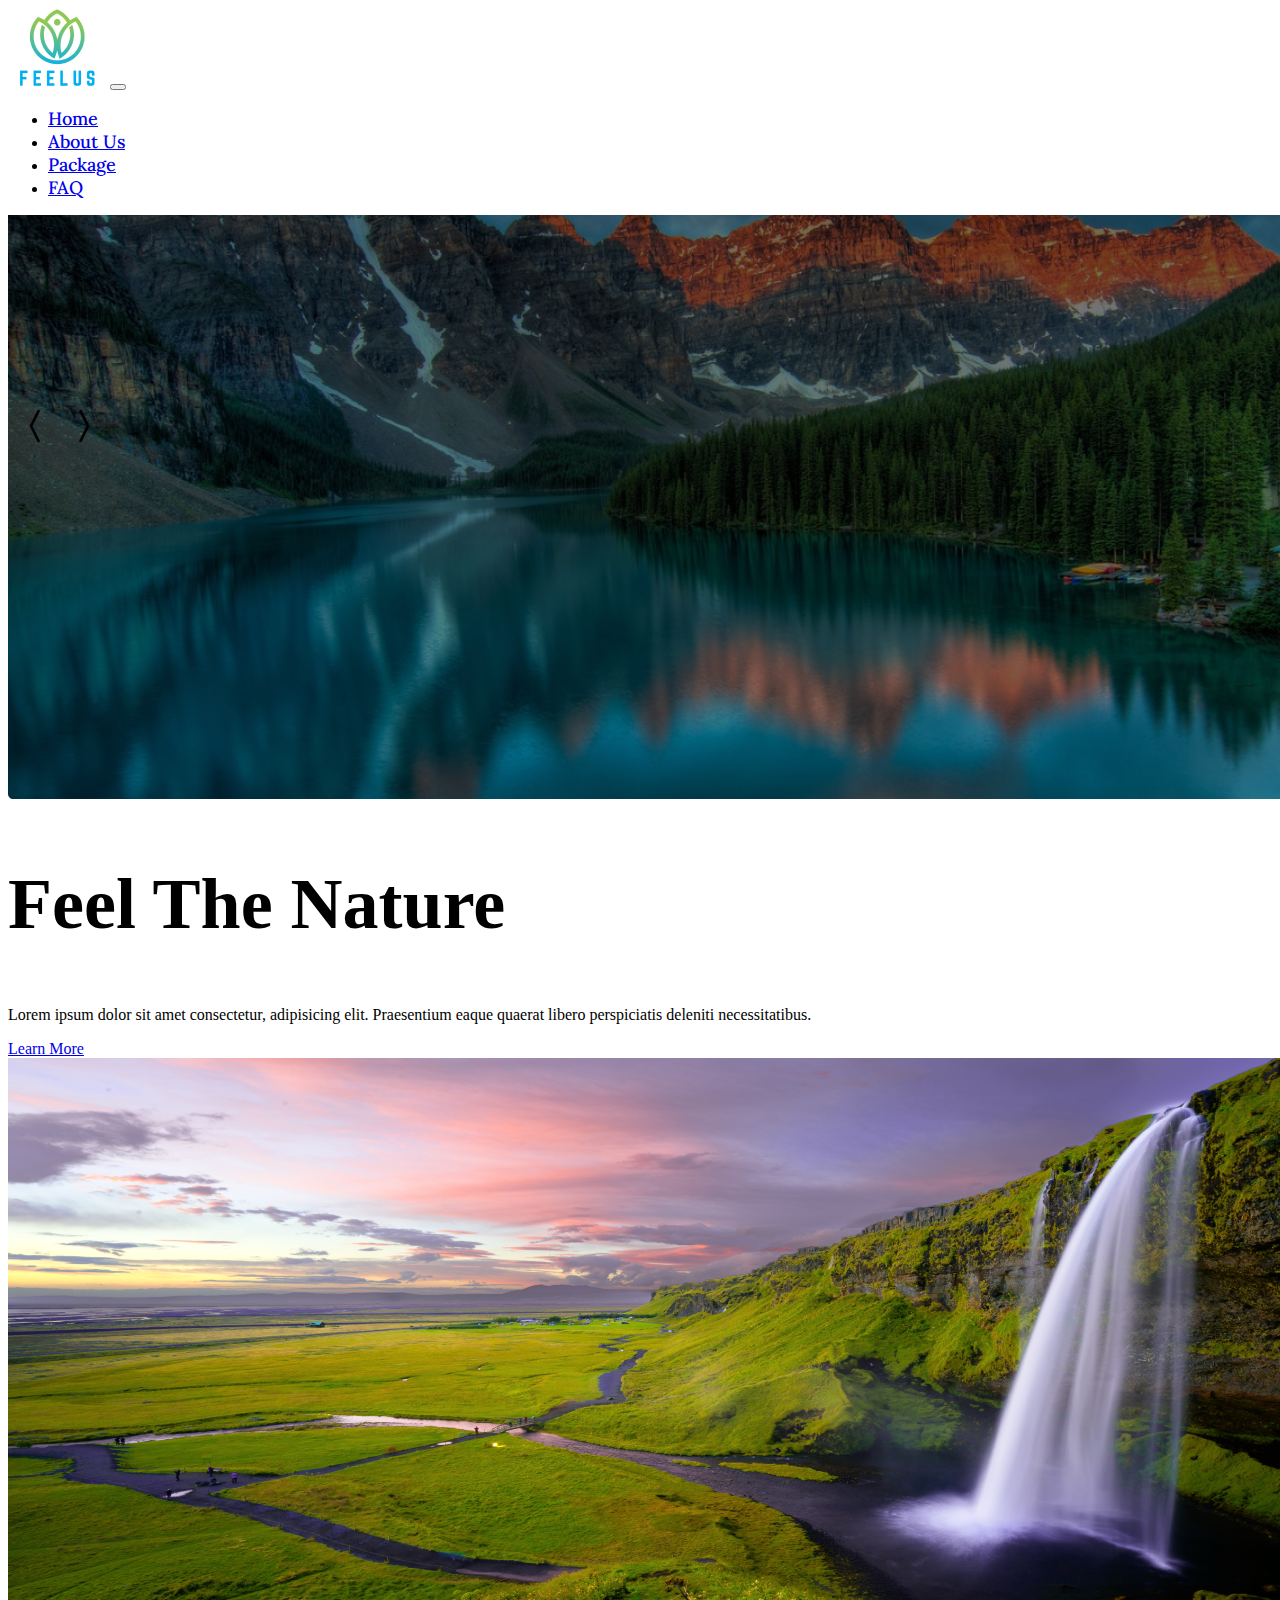
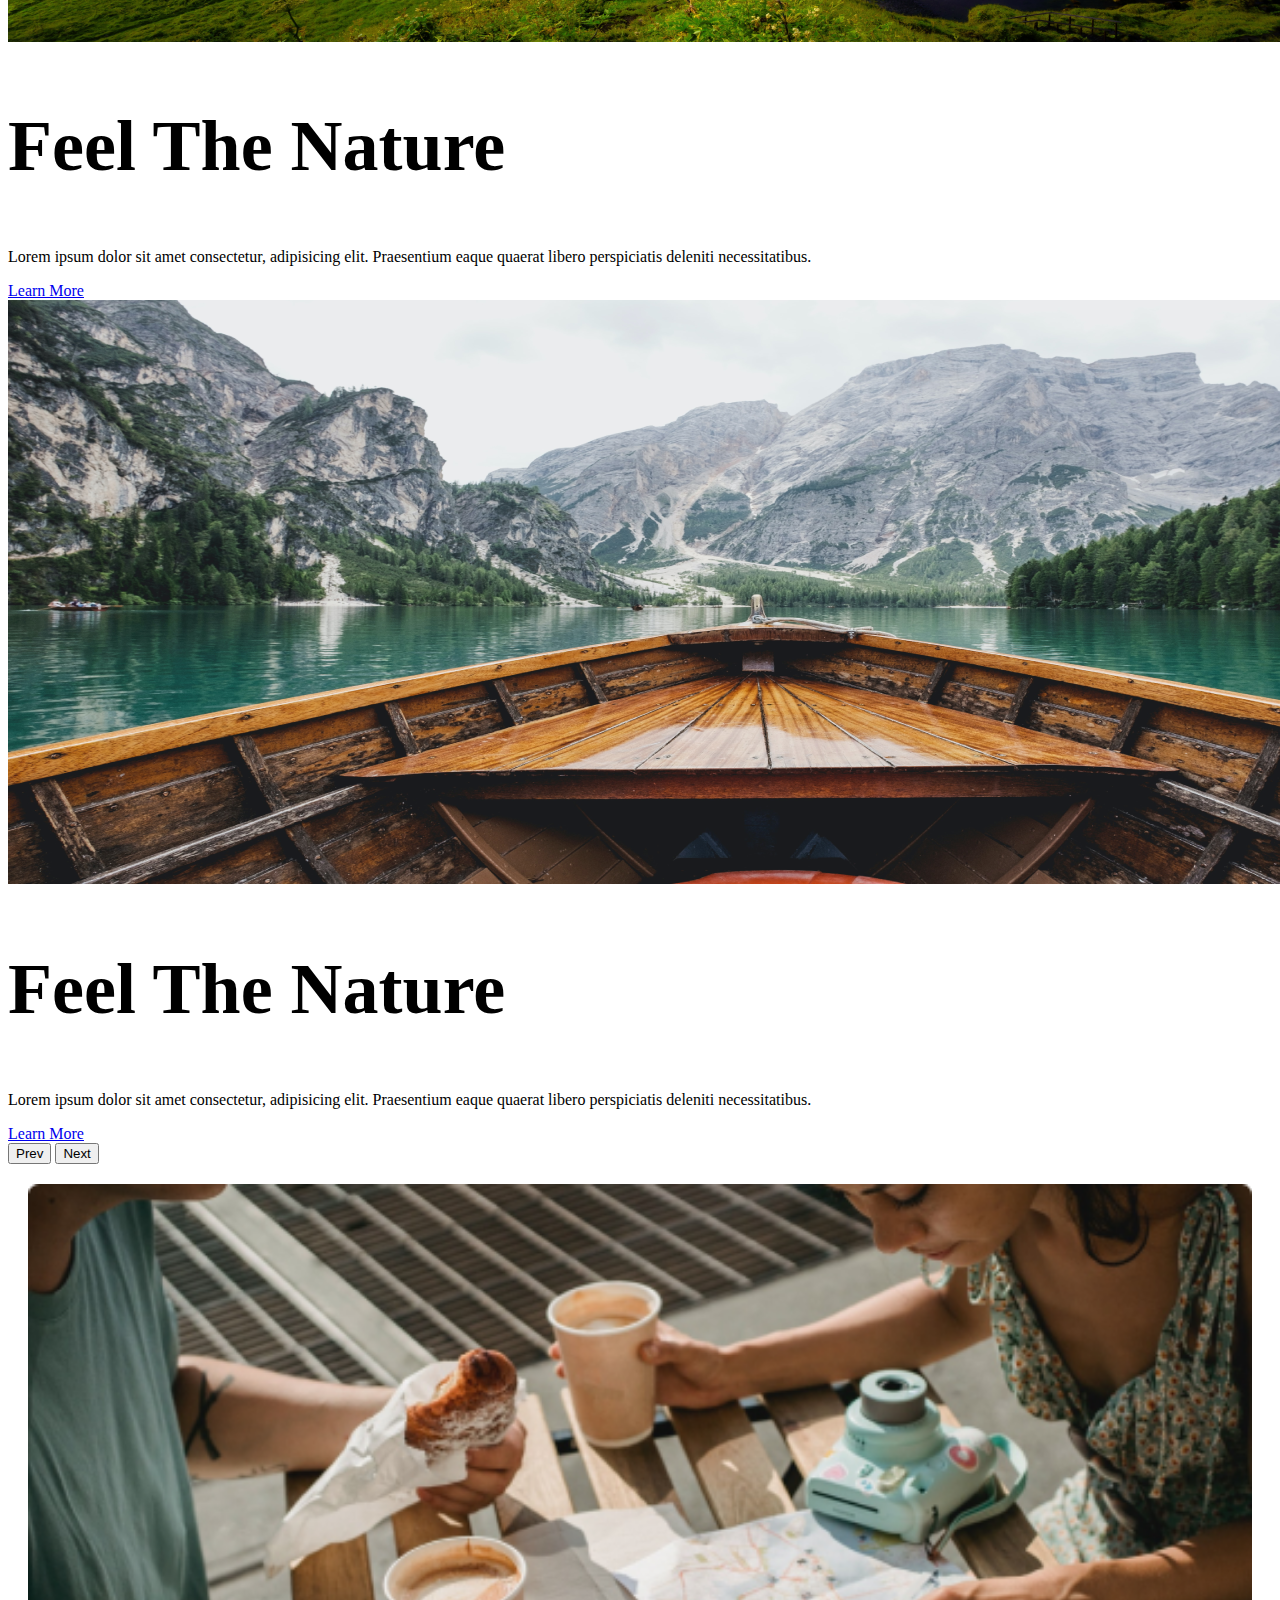
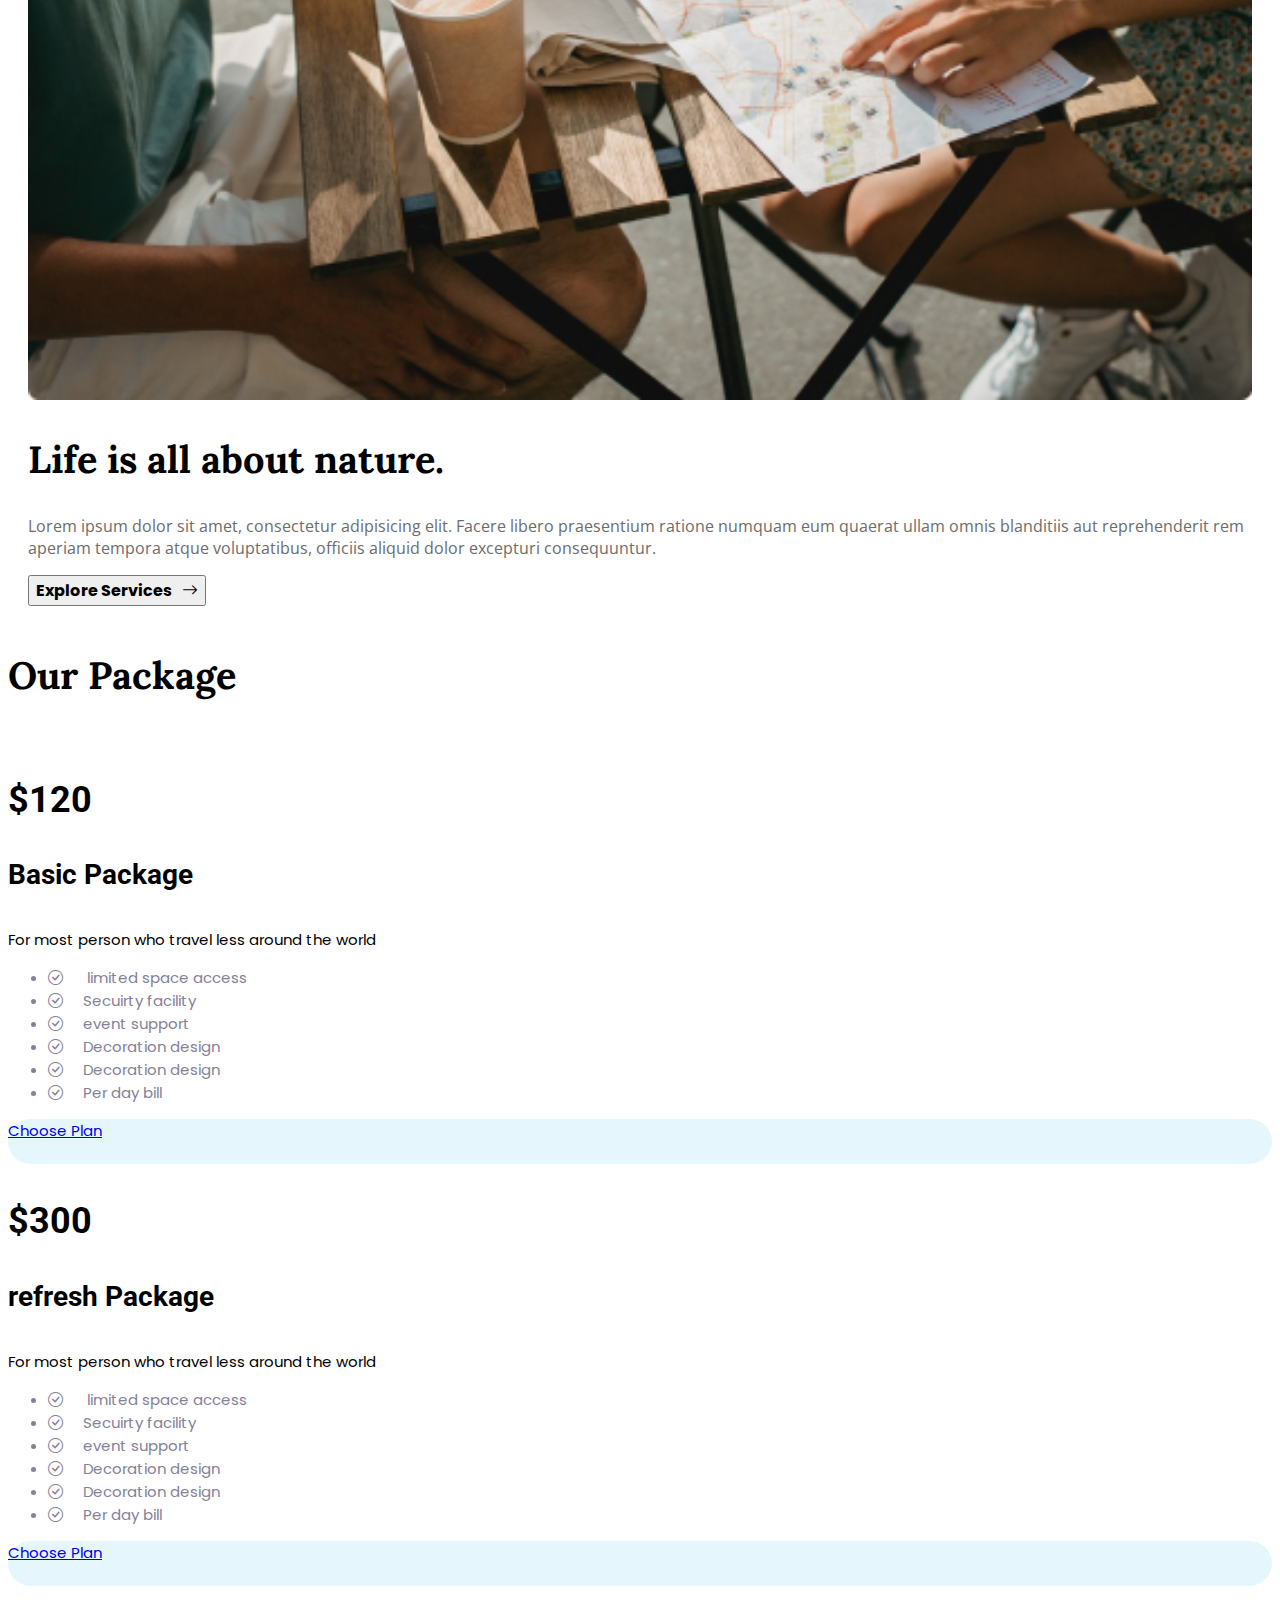
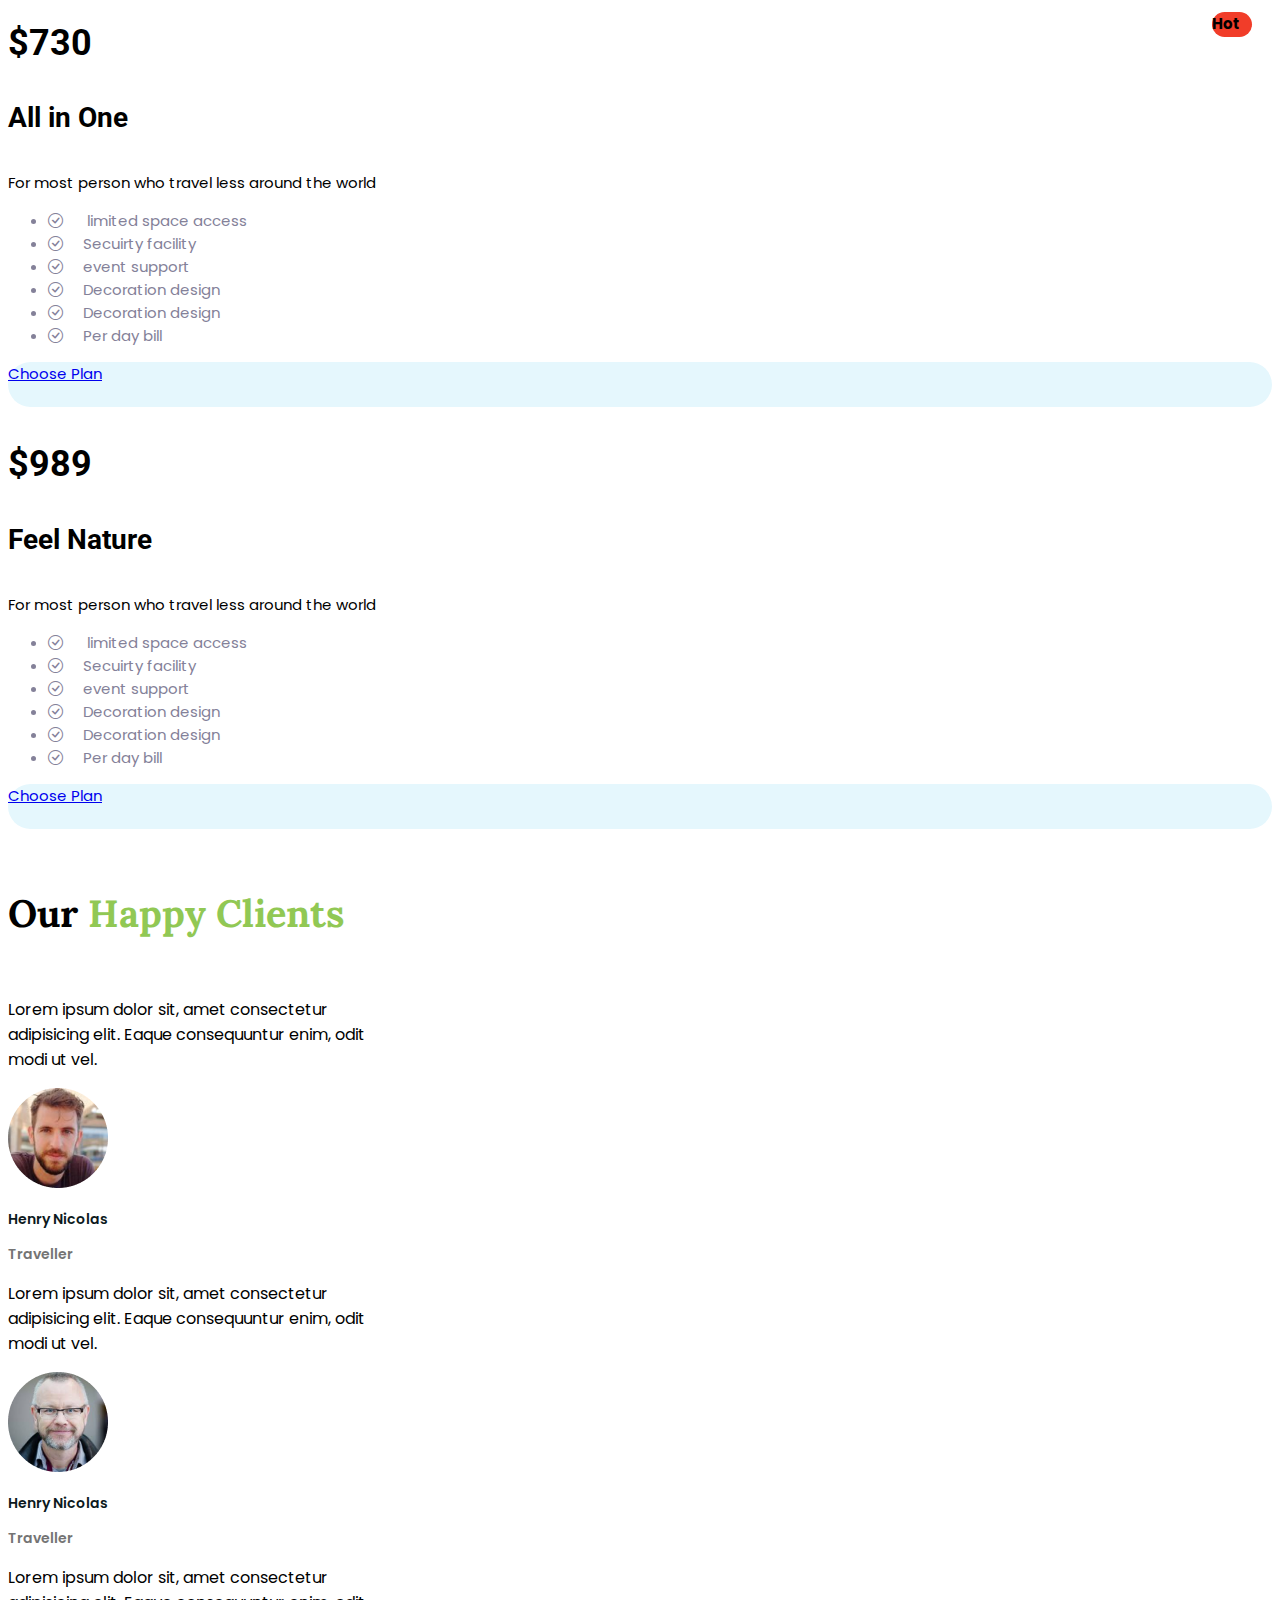
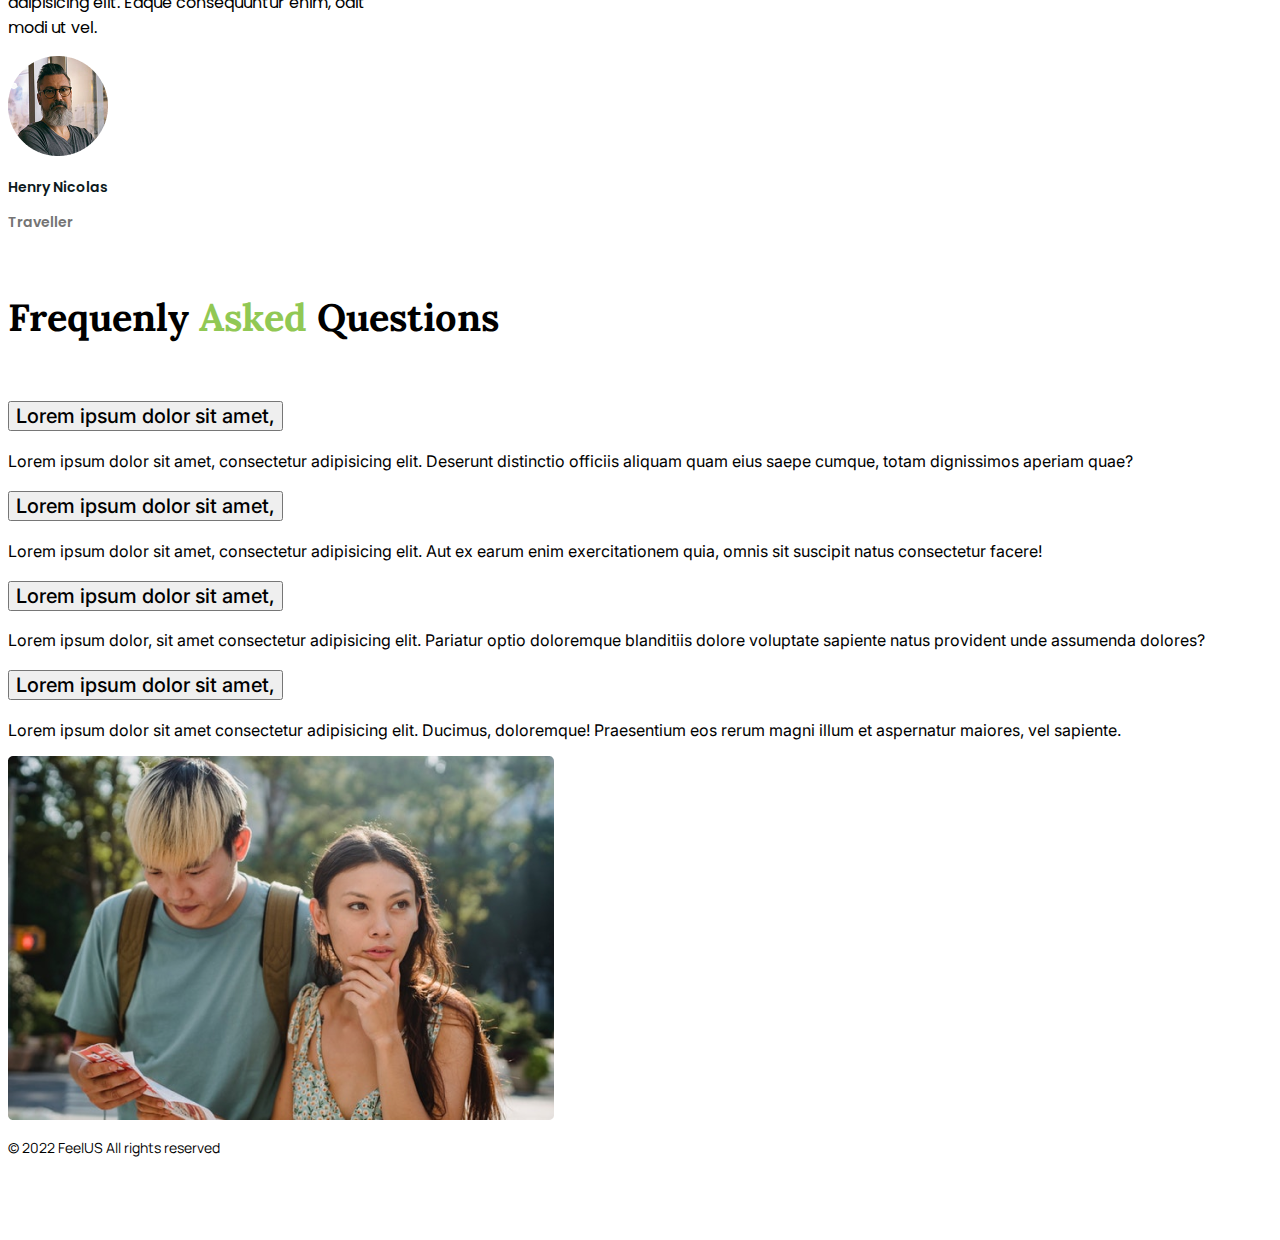
<file: index.html>
<!DOCTYPE html>
<html lang="en">

<head>
    <meta charset="UTF-8">
    <meta http-equiv="X-UA-Compatible" content="IE=edge">
    <meta name="viewport" content="width=device-width, initial-scale=1.0">
    <title>Nature landing page using Bootstrap</title>
    <link rel="stylesheet" href="style.css">
    <!-- Bootatrap minified css -->
    <!-- CSS only -->
    <link href="https://cdn.jsdelivr.net/npm/bootstrap@5.1.3/dist/css/bootstrap.min.css" rel="stylesheet"
        integrity="sha384-1BmE4kWBq78iYhFldvKuhfTAU6auU8tT94WrHftjDbrCEXSU1oBoqyl2QvZ6jIW3" crossorigin="anonymous">
    <link rel="stylesheet" href="https://cdn.jsdelivr.net/npm/bootstrap-icons@1.8.1/font/bootstrap-icons.css">

</head>

<body>
    <header>
        <div class="container">
            <nav class="navbar navbar-expand-md navbar-light bg-white">
                <a class="navbar-brand" href="index.html"><img src="images/logo.png" alt="Feel us logo"></a>
                <button class="navbar-toggler" type="button" data-toggle="collapse" data-target="#navbarNav"
                    aria-controls="navbarNav" aria-expanded="false" aria-label="Toggle navigation">
                    <span class="navbar-toggler-icon"></span>
                </button>
                <div class="collapse navbar-collapse justify-content-end" id="navbarNav">
                    <ul class="navbar-nav">
                        <li class="nav-item active mx-3">
                            <a class="nav-link" href="#home">Home</a>
                        </li>
                        <li class="nav-item mx-3">
                            <a class="nav-link" href="#about">About Us</a>
                        </li>
                        <li class="nav-item mx-3">
                            <a class="nav-link" href="#package">Package</a>
                        </li>
                        <li class="nav-item mx-3">
                            <a class="nav-link" href="#faq">FAQ</a>
                        </li>
                    </ul>
                </div>
            </nav>
        </div>
    </header>
    <section id="home">
        <div id="myCarousel" class="carousel slider" data-bs-ride="carousel">

            <div class="carousel-inner">
                <div class="carousel-item active">

                    <img src="images/slider-image-1.png" alt="Nature Image one">
                    <div class="carousel-caption">
                        <h2>Feel The Nature</h2>
                        <p class="d-xs-none d-md-block">Lorem ipsum dolor sit amet consectetur, adipisicing elit.
                            Praesentium eaque quaerat
                            libero perspiciatis deleniti necessitatibus.</p>
                        <a href="#" class="btn btn-primary bg-success">Learn More</a>
                    </div>
                </div>
                <div class="carousel-item">

                    <img src="images/slider-image-2.png" alt="Nature Image two">
                    <div class="carousel-caption">
                        <h2>Feel The Nature</h2>
                        <p class="d-xs-none d-md-block">Lorem ipsum dolor sit amet consectetur, adipisicing elit.
                            Praesentium eaque quaerat
                            libero perspiciatis deleniti necessitatibus.</p>
                        <a href="#" class="btn btn-primary bg-success">Learn More</a>
                    </div>
                </div>
                <div class="carousel-item">

                    <img src="images/slider-image-3.png" alt="Nature Image one">
                    <div class="carousel-caption">
                        <h2>Feel The Nature</h2>
                        <p class="d-xs-none d-md-block">Lorem ipsum dolor sit amet consectetur, adipisicing elit.
                            Praesentium eaque
                            quaerat
                            libero perspiciatis deleniti necessitatibus.</p>
                        <a href="#" class="btn btn-primary bg-success">Learn More</a>
                    </div>
                </div>
            </div>
            <button class="carousel-control-prev" role="button" data-bs-target="#myCarousel" data-bs-slide="prev">
                <!-- <span class="carousel-control-prev-icon" aria-hidden="true"></span> -->
                <i class="bi bi-chevron-compact-left" aria-hidden="true"></i>
                <span class="visually-hidden">Prev</span>
            </button>
            <button class="carousel-control-next" role="button" data-bs-target="#myCarousel" data-bs-slide="next">
                <!-- <span class="carousel-control-next-icon" aria-hidden="true"></span> -->
                <i class="bi bi-chevron-compact-right" aria-hidden="true"></i>
                <span class="visually-hidden">Next</span>
            </button>
        </div>

    </section>
    <section class="about" id="about">
        <div class="container py-5 d-flex justify-content-between">
            <div class="row gx-3">
                <div class="col-md-6 px-4">
                    <img src="images/about-image.png" alt=" about image">
                </div>
                <div class="col-md-6 px-4 pt-5">
                    <h2>Life is all about nature.</h2>
                    <p>Lorem ipsum dolor sit amet, consectetur adipisicing elit. Facere libero praesentium
                        ratione numquam eum quaerat ullam omnis blanditiis aut reprehenderit rem aperiam tempora atque
                        voluptatibus, officiis aliquid dolor excepturi consequuntur.</p>
                    <button class="btn btn-primary py-2 px-3">Explore Services<i
                            class="bi bi-arrow-right text-white"></i></button>
                </div>
            </div>
        </div>
    </section>
    <section class="package" id="package">
        <div class="container">
            <h1 class="text-center h1 font-bold" style="margin-bottom: 80px;">Our <span
                    class="text-primary">Package</span> </h1>
            <div class="row mt-4">
                <div class="col-md-3 col-lg-3 col-sm-12 p-4">
                    <p class="package-heading">$120</p>
                    <h4 class="package-heading">Basic Package</h4>
                    <p>For most person who travel less around the world</p>
                    <ul class="list-group list-group-flush bg-transparent">
                        <li class="list-group-item"><span style="margin-right: 20px;"><i
                                    class="bi bi-check-circle"></i></span> limited space access
                        </li>
                        <li class="list-group-item"><span style="margin-right: 20px;"><i
                                    class="bi bi-check-circle"></i></span></span>Secuirty facility
                        </li>
                        <li class="list-group-item"><span style="margin-right: 20px;"><i
                                    class="bi bi-check-circle"></i></span>event support</li>
                        <li class="list-group-item"><span style="margin-right: 20px;"><i
                                    class="bi bi-check-circle"></i></span>Decoration design
                        </li>
                        <li class="list-group-item"><span style="margin-right: 20px;"><i
                                    class="bi bi-check-circle"></i></span>Decoration design
                        </li>
                        <li class="list-group-item"><span style="margin-right: 20px;"><i
                                    class="bi bi-check-circle"></i></span>Per day bill</li>
                    </ul>
                    <a href="#" class="btn btn-md btn-block mt-3" type="button"
                        style="display: block; border-radius: 25px; height: 45px;">Choose
                        Plan</a>
                </div>
                <div class="col-md-3 col-lg-3 col-sm-12 p-4">
                    <p class="package-heading">$300</p>
                    <h4 class="package-heading">refresh Package</h4>
                    <p>For most person who travel less around the world</p>
                    <ul class="list-group list-group-flush">
                        <li class="list-group-item"><span style="margin-right: 20px;"><i
                                    class="bi bi-check-circle"></i></span> limited space access
                        </li>
                        <li class="list-group-item"><span style="margin-right: 20px;"><i
                                    class="bi bi-check-circle"></i></span></span>Secuirty facility
                        </li>
                        <li class="list-group-item"><span style="margin-right: 20px;"><i
                                    class="bi bi-check-circle"></i></span>event support</li>
                        <li class="list-group-item"><span style="margin-right: 20px;"><i
                                    class="bi bi-check-circle"></i></span>Decoration design
                        </li>
                        <li class="list-group-item"><span style="margin-right: 20px;"><i
                                    class="bi bi-check-circle"></i></span>Decoration design
                        </li>
                        <li class="list-group-item"><span style="margin-right: 20px;"><i
                                    class="bi bi-check-circle"></i></span>Per day bill</li>
                    </ul>
                    <a href="#" class="btn btn-md btn-block mt-3" type="button"
                        style="display: block; border-radius: 25px; height: 45px;">Choose
                        Plan</a>
                </div>
                <div class="col-md-3 col-lg-3 col-sm-12 p-4 hot-package">
                    <span class="badge badge-pill badge-danger">Hot</span>
                    <p class="package-heading">$730</p>
                    <h4 class="package-heading">All in One</h4>
                    <p>For most person who travel less around the world</p>
                    <ul class="list-group list-group-flush">
                        <li class="list-group-item"><span style="margin-right: 20px;"><i
                                    class="bi bi-check-circle"></i></span> limited space access
                        </li>
                        <li class="list-group-item"><span style="margin-right: 20px;"><i
                                    class="bi bi-check-circle"></i></span></span>Secuirty facility
                        </li>
                        <li class="list-group-item"><span style="margin-right: 20px;"><i
                                    class="bi bi-check-circle"></i></span>event support</li>
                        <li class="list-group-item"><span style="margin-right: 20px;"><i
                                    class="bi bi-check-circle"></i></span>Decoration design
                        </li>
                        <li class="list-group-item"><span style="margin-right: 20px;"><i
                                    class="bi bi-check-circle"></i></span>Decoration design
                        </li>
                        <li class="list-group-item"><span style="margin-right: 20px;"><i
                                    class="bi bi-check-circle"></i></span>Per day bill</li>
                    </ul>
                    <a href="#" class="btn btn-md btn-block mt-3" type="button"
                        style="display: block; border-radius: 25px; height: 45px;">Choose
                        Plan</a>

                </div>
                <div class="col-md-3 col-lg-3 col-sm-12 p-4">
                    <p class="package-heading">$989</p>
                    <h4 class="package-heading">Feel Nature</h4>
                    <p>For most person who travel less around the world</p>
                    <ul class="list-group list-group-flush">
                        <li class="list-group-item"><span style="margin-right: 20px;"><i
                                    class="bi bi-check-circle"></i></span> limited space access
                        </li>
                        <li class="list-group-item"><span style="margin-right: 20px;"><i
                                    class="bi bi-check-circle"></i></span></span>Secuirty facility
                        </li>
                        <li class="list-group-item"><span style="margin-right: 20px;"><i
                                    class="bi bi-check-circle"></i></span>event support</li>
                        <li class="list-group-item"><span style="margin-right: 20px;"><i
                                    class="bi bi-check-circle"></i></span>Decoration design
                        </li>
                        <li class="list-group-item"><span style="margin-right: 20px;"><i
                                    class="bi bi-check-circle"></i></span>Decoration design
                        </li>
                        <li class="list-group-item"><span style="margin-right: 20px;"><i
                                    class="bi bi-check-circle"></i></span>Per day bill</li>
                    </ul>
                    <a href="#" class="btn btn-md btn-block mt-3" type="button"
                        style="display: block; border-radius: 25px; height: 45px;">Choose
                        Plan</a>

                </div>
            </div>

        </div>
    </section>
    <section class="clients" id="clients">
        <h1 class="text-center h1 font-bold" style="margin-bottom: 60px; margin-top:60px; ">Our <span
                style="color: #91c854;">Happy
                Clients</span> </h1>
        <div
            class="container d-md-flex d-sm-flex flex-sm-column justify-contnt-md-center flex-md-row justify-content-md-between">

            <div class="card text-center p-5 marign-md-auto shadow mb-sm-3">
                <p>Lorem ipsum dolor sit, amet consectetur adipisicing elit. Eaque consequuntur enim, odit modi ut vel.
                </p>
                <img src="images/client-1.png" class="m-auto mb-3" alt=" Client one" width="100">
                <p class="client-name">Henry Nicolas</p>
                <p class="profession">Traveller</p>

            </div>
            <div class="card  text-center p-5 marign-md-auto shadow mb-sm-3">
                <p>Lorem ipsum dolor sit, amet consectetur adipisicing elit. Eaque consequuntur enim, odit modi ut vel.
                </p>
                <img src="images/client-2.png" class="m-auto mb-3" alt=" Client two" width="100">
                <p class="client-name">Henry Nicolas</p>
                <p class="profession">Traveller</p>

            </div>
            <div class="card text-center p-5 marign-md-auto shadow mb-sm-3">
                <p>Lorem ipsum dolor sit, amet consectetur adipisicing elit. Eaque consequuntur enim, odit modi ut vel.
                </p>
                <img src="images/client-3.png" class="m-auto mb-3" alt=" Client three" width="100">
                <p class="client-name">Henry Nicolas</p>
                <p class="profession">Traveller</p>

            </div>
        </div>
    </section>
    <section class="faq" id="faq">
        <div class="container mb-4">
            <h1 class="text-center" style="margin-bottom: 60px; margin-top:60px;">Frequenly <span
                    style="color:#91c854">Asked</span>
                Questions
            </h1>
            <div class="row">
                <div class="col-sm-12 col-md-6 text">
                    <div class="accordion" id="accordionExample">
                        <div class="accordion-item">
                            <h2 class="accordion-header" id="headingOne">
                                <button class="accordion-button" type="button" data-bs-toggle="collapse"
                                    data-bs-target="#collapseOne" aria-expanded="true" aria-controls="collapseOne">
                                    Lorem ipsum dolor sit amet,
                                </button>
                            </h2>
                            <div id="collapseOne" class="accordion-collapse collapse show" aria-labelledby="headingOne"
                                data-bs-parent="#accordionExample">
                                <div class="accordion-body">
                                    <p class="lead">Lorem ipsum dolor sit amet, consectetur adipisicing elit. Deserunt
                                        distinctio
                                        officiis aliquam quam eius saepe cumque, totam dignissimos aperiam quae?</p>
                                </div>
                            </div>
                        </div>
                        <div class="accordion-item">
                            <h2 class="accordion-header" id="headingTwo">
                                <button class="accordion-button collapsed" type="button" data-bs-toggle="collapse"
                                    data-bs-target="#collapseTwo" aria-expanded="false" aria-controls="collapseTwo">
                                    Lorem ipsum dolor sit amet,
                                </button>
                            </h2>
                            <div id="collapseTwo" class="accordion-collapse collapse" aria-labelledby="headingTwo"
                                data-bs-parent="#accordionExample">
                                <div class="accordion-body">
                                    <p class="lead">Lorem ipsum dolor sit amet, consectetur adipisicing elit. Aut ex
                                        earum enim
                                        exercitationem quia, omnis sit suscipit natus consectetur facere!</p>
                                </div>
                            </div>
                        </div>
                        <div class="accordion-item">
                            <h2 class="accordion-header" id="headingThree">
                                <button class="accordion-button collapsed" type="button" data-bs-toggle="collapse"
                                    data-bs-target="#collapseThree" aria-expanded="false" aria-controls="collapseThree">
                                    Lorem ipsum dolor sit amet,
                                </button>
                            </h2>
                            <div id="collapseThree" class="accordion-collapse collapse" aria-labelledby="headingThree"
                                data-bs-parent="#accordionExample">
                                <div class="accordion-body">
                                    <p class="lead">Lorem ipsum dolor, sit amet consectetur adipisicing elit. Pariatur
                                        optio doloremque blanditiis dolore voluptate sapiente natus provident unde
                                        assumenda dolores?</p>
                                </div>
                            </div>
                        </div>

                        <div class="accordion-item">
                            <h2 class="accordion-header" id="headingFour">
                                <button class="accordion-button collapsed" type="button" data-bs-toggle="collapse"
                                    data-bs-target="#collapseFour" aria-expanded="false" aria-controls="collapseFour">
                                    Lorem ipsum dolor sit amet,
                                </button>
                            </h2>
                            <div id="collapseFour" class="accordion-collapse collapse" aria-labelledby="headingFour"
                                data-bs-parent="#accordionExample">
                                <div class="accordion-body">
                                    <p class="lead">Lorem ipsum dolor sit amet consectetur adipisicing elit. Ducimus,
                                        doloremque! Praesentium eos rerum magni illum et aspernatur maiores, vel
                                        sapiente.</p>
                                </div>
                            </div>
                        </div>
                    </div>
                </div>
                <div
                    class="col-sm-12 col-md-6 imaged-sm-flex flex-sm-column d-flex justify-content-md-center align-items-md-center">
                    <img src="images/faq-image.png" alt=" faq image" class="w-100">
                </div>
            </div>
        </div>
    </section>
    <footer style="height: 94px;" class="bg-dark text-white d-flex justify-content-center align-items-center">
        <p>© 2022 FeelUS All rights reserved</p>
    </footer>
    <!-- Bootstrap Bundle with Popper -->
    <script src="https://cdn.jsdelivr.net/npm/bootstrap@5.1.3/dist/js/bootstrap.bundle.min.js"
        integrity="sha384-ka7Sk0Gln4gmtz2MlQnikT1wXgYsOg+OMhuP+IlRH9sENBO0LRn5q+8nbTov4+1p"
        crossorigin="anonymous"></script>
</body>

</html>
</file>
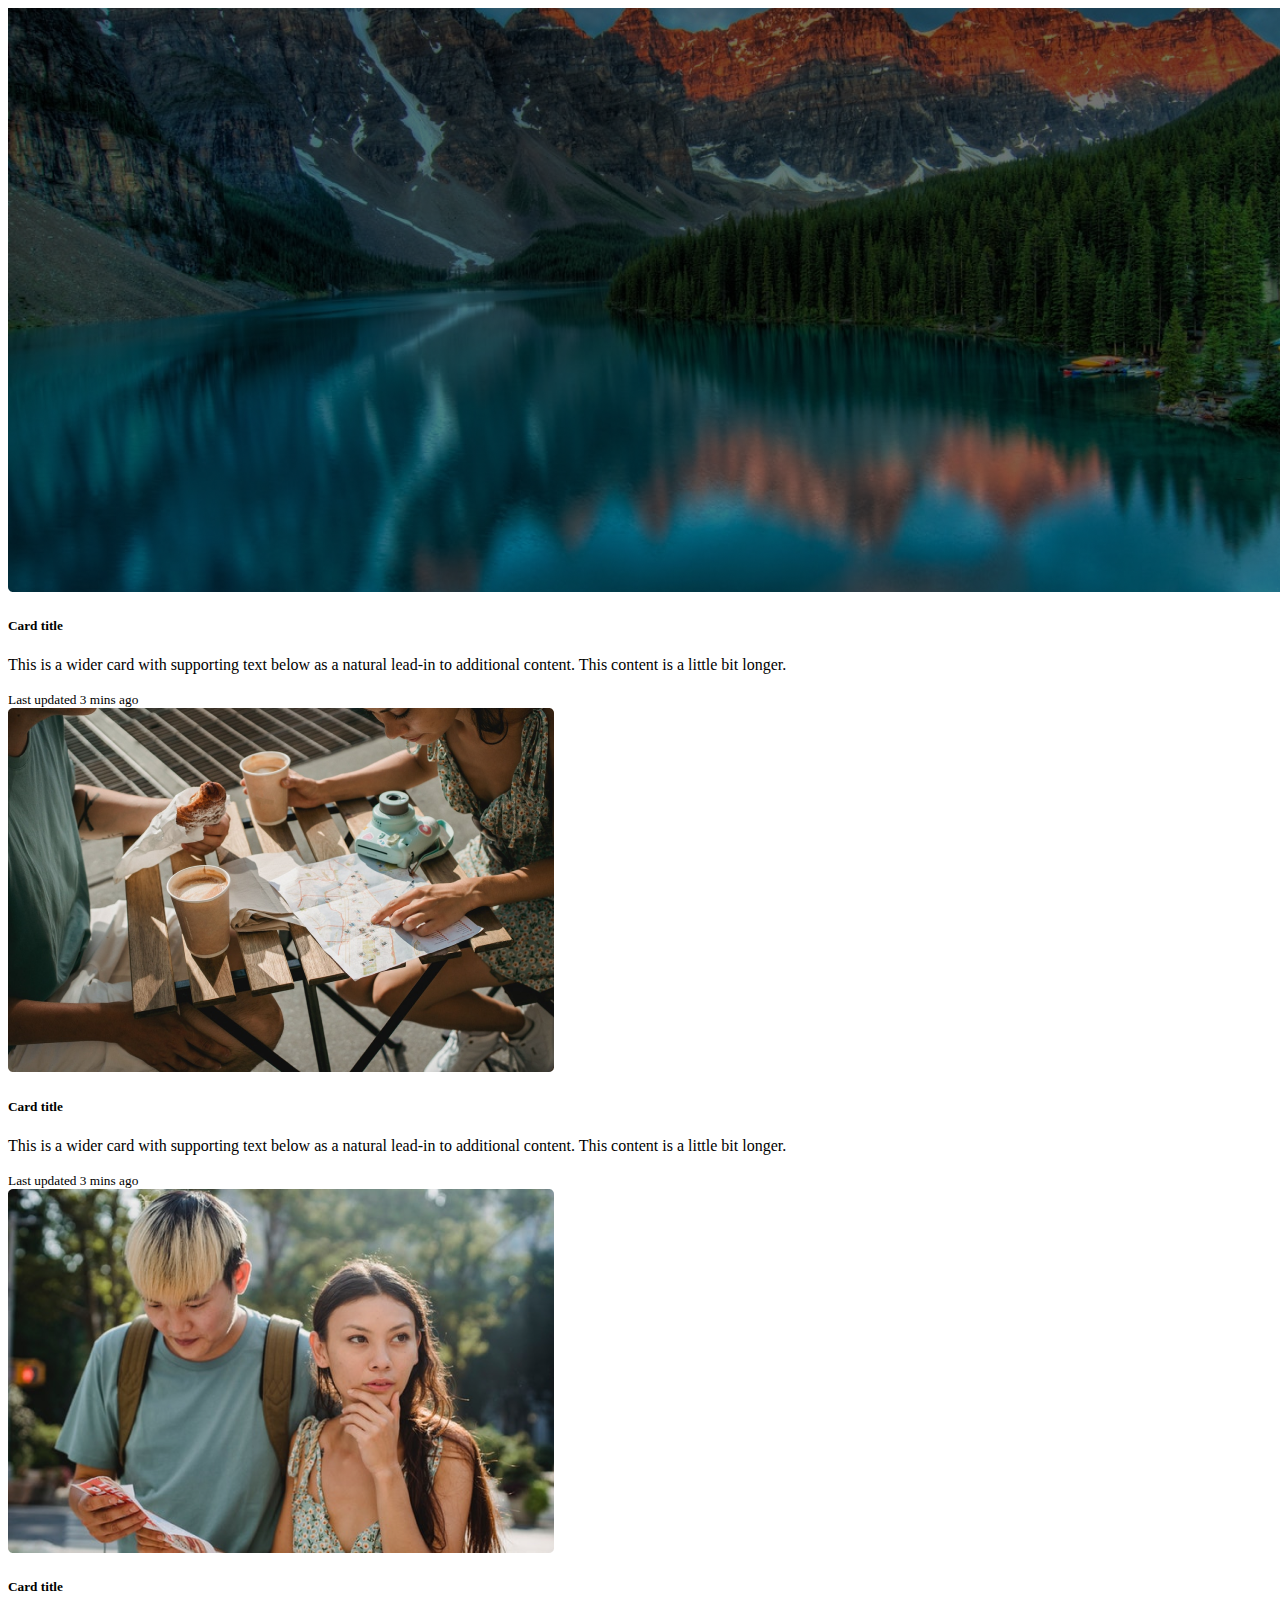
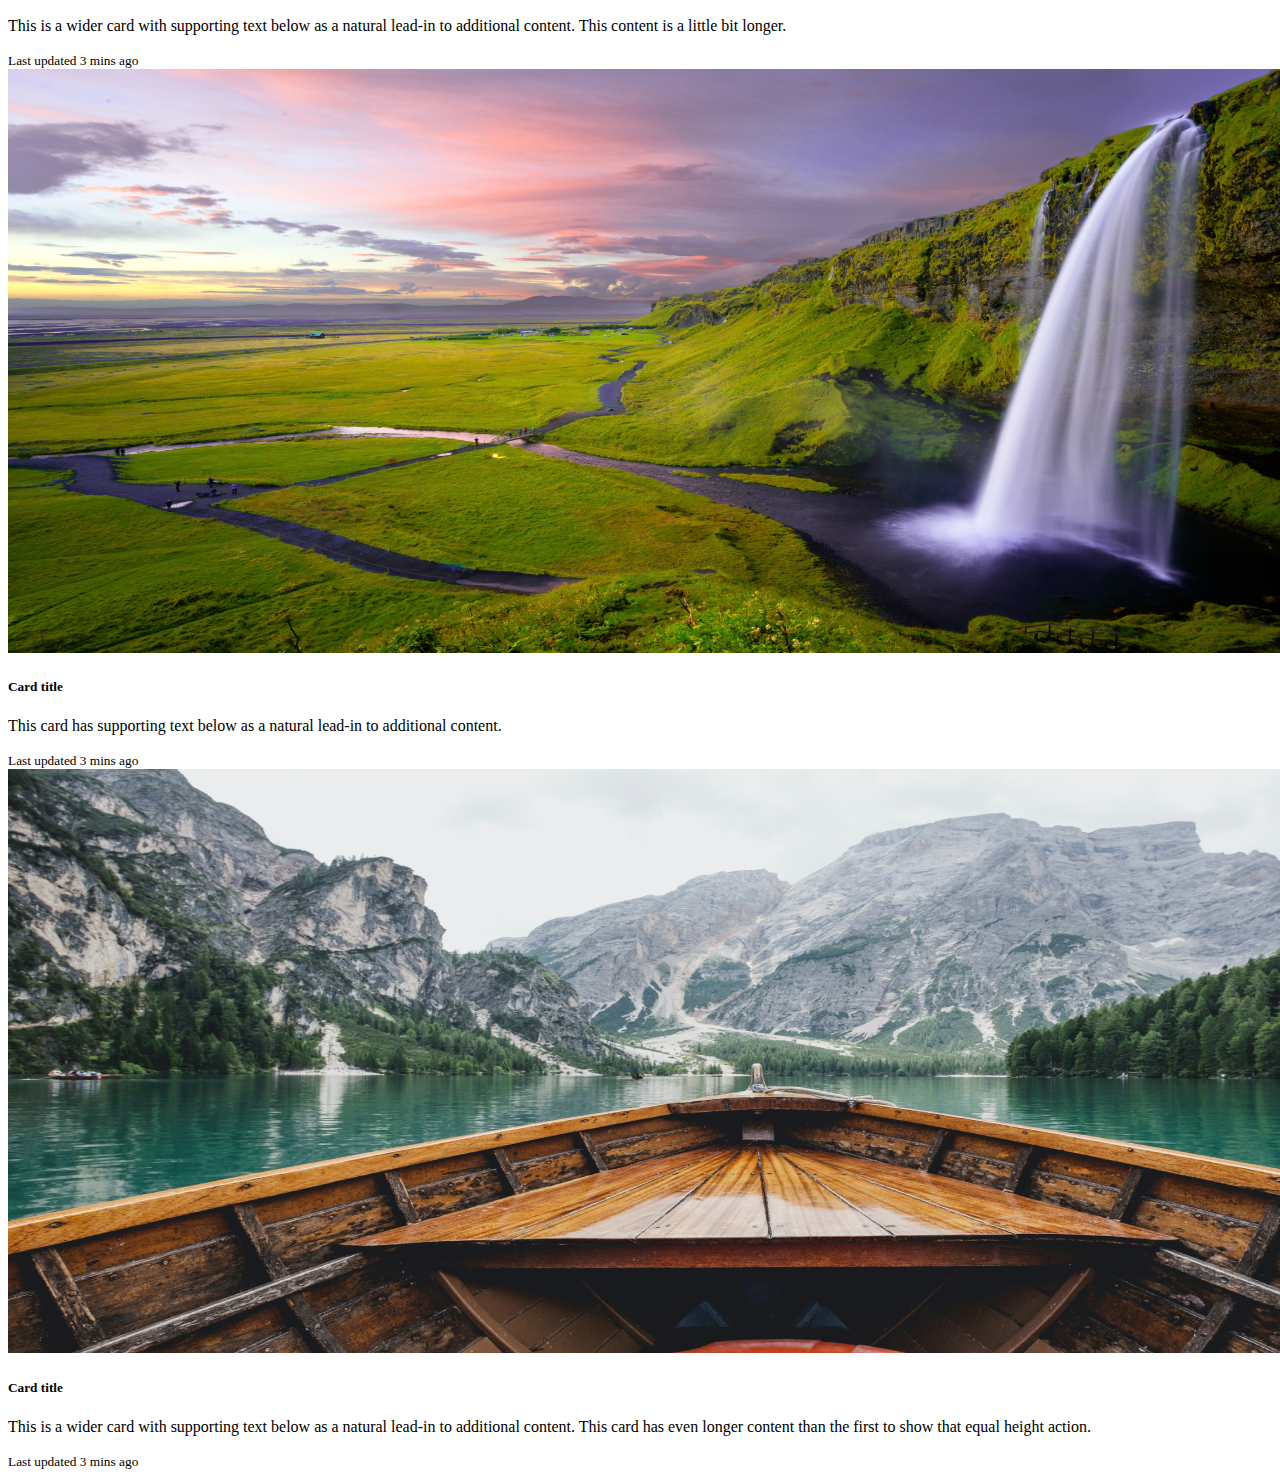
<file: test.html>
<!DOCTYPE html>
<html>

<head>
    <meta charset="UTF-8">
    <meta http-equiv="X-UA-Compatible" content="IE=edge">
    <meta name="viewport" content="width=device-width, initial-scale=1.0">
    <title>Bootstrap Card Design</title>
    <link rel="stylesheet" href="style.css">
    <!-- Bootatrap minified css -->
    <!-- CSS only -->
    <link href="https://cdn.jsdelivr.net/npm/bootstrap@5.1.3/dist/css/bootstrap.min.css" rel="stylesheet"
        integrity="sha384-1BmE4kWBq78iYhFldvKuhfTAU6auU8tT94WrHftjDbrCEXSU1oBoqyl2QvZ6jIW3" crossorigin="anonymous">
    <link rel="stylesheet" href="https://cdn.jsdelivr.net/npm/bootstrap-icons@1.8.1/font/bootstrap-icons.css">

</head>

<body>
    <div class="container">
        <div class="card-group">
            <div class="card">
                <img src="images/slider-image-1.png" class="card-img-top" alt="...">
                <div class="card-body">
                    <h5 class="card-title">Card title</h5>
                    <p class="card-text">This is a wider card with supporting text below as a natural lead-in to
                        additional
                        content. This content is a little bit longer.</p>
                </div>
                <div class="card-footer">
                    <small class="text-muted">Last updated 3 mins ago</small>
                </div>
            </div>
            <div class="card">
                <img src="images/about-image.png" class="card-img-top" alt="...">
                <div class="card-body">
                    <h5 class="card-title">Card title</h5>
                    <p class="card-text">This is a wider card with supporting text below as a natural lead-in to
                        additional
                        content. This content is a little bit longer.</p>
                </div>
                <div class="card-footer">
                    <small class="text-muted">Last updated 3 mins ago</small>
                </div>
            </div>
            <div class="card">
                <img src="images/faq-image.png" class="card-img-top" alt="...">
                <div class="card-body">
                    <h5 class="card-title">Card title</h5>
                    <p class="card-text">This is a wider card with supporting text below as a natural lead-in to
                        additional
                        content. This content is a little bit longer.</p>
                </div>
                <div class="card-footer">
                    <small class="text-muted">Last updated 3 mins ago</small>
                </div>
            </div>
            <div class="card">
                <img src="images/slider-image-2.png" class="card-img-top" alt="...">
                <div class="card-body">
                    <h5 class="card-title">Card title</h5>
                    <p class="card-text">This card has supporting text below as a natural lead-in to additional content.
                    </p>
                </div>
                <div class="card-footer">
                    <small class="text-muted">Last updated 3 mins ago</small>
                </div>
            </div>
            <div class="card">
                <img src="images/slider-image-3.png" class="card-img-top" alt="...">
                <div class="card-body">
                    <h5 class="card-title">Card title</h5>
                    <p class="card-text">This is a wider card with supporting text below as a natural lead-in to
                        additional
                        content. This card has even longer content than the first to show that equal height action.</p>
                </div>
                <div class="card-footer">
                    <small class="text-muted">Last updated 3 mins ago</small>
                </div>
            </div>
        </div>
    </div>
    <!-- Bootstrap Bundle with Popper -->
    <script src="https://cdn.jsdelivr.net/npm/bootstrap@5.1.3/dist/js/bootstrap.bundle.min.js"
        integrity="sha384-ka7Sk0Gln4gmtz2MlQnikT1wXgYsOg+OMhuP+IlRH9sENBO0LRn5q+8nbTov4+1p"
        crossorigin="anonymous"></script>
</body>

</html>
</file>
<file: style.css>
@import url('https://fonts.googleapis.com/css2?family=Inter:wght@400;500&family=Lora:wght@500;600;700&family=Manrope&family=Open+Sans&family=Poppins:wght@300;400;600&family=Roboto:wght@700&display=swap');
header .navbar-nav .nav-link{
    font-family:'Lora', serif !important ;
    font-weight: 500 !important;
    font-size: 18px !important;
}
*{
    box-sizing: border-box;
}
.package h1,
.clients h1,
.faq h1{
    font-family: 'Lora', serif;
    font-weight: 700;
    font-size: 38px;
}
.about h2{
    font-size: 38px ;
    color: black;
    font-family: 'Lora', serif;
}
.about p{
    font-size: 16px ;
    color: #6C6C6C;
    font-family: 'Open Sans', sans-serif;
}
.about button{
    font-family: 'Poppins', sans-serif;
    font-size: 16px;
    font-weight: 700;
}
@media (min-width: 769px){
    #home .carousel-caption h2{
        font-size: 72px;
        font-weight: 600;
    }
}
@media (max-width: 768px){
    #home .carousel-caption h2{
        font-size: 64px;
        font-weight: 600;
    }
}
@media (max-width: 575px){
    #home .carousel-caption h2{
        font-size: 54px;
        font-weight: 600;
    }
}
.carousel-item img{
    height:584px;
    object-fit: cover;
}
.carousel-item .carousel-caption{
    top: 35%;
}
.bi-chevron-compact-left,
.bi-chevron-compact-right{
    font-size: 40px;
    font-weight: 700;
    position: absolute;
    top: 45% !important;
}
.carousel-control-prev{
    left: 20px !important;
}
.carousel-control-next{
    right: 20px !important;
}
.about .container > div{
    padding: 20px;
}
.about .container > div img{
    width: 100%;
}
.bi-arrow-right{
    font-weight: 300;
    margin-left: 10px;
}
.package .row .col-md-3{
    box-sizing: border-box;
    border-radius: 20px;
    transition: all 0.5s;
}
.package .row .list-group-item{
    background-color: transparent;
    color: #848199;
}
.package a.btn{
    background-color: #e5f7fd;
}
.package .col-md-3:hover{
    transform: scale(1.025);
    background-image: linear-gradient(rgb(1, 175, 238),rgb(141, 199, 89));
    color: white;
}
.package .row > div:not(.package-heading){
    font-family: 'Poppins', sans-serif;
    font-size: 15px;
    font-weight: 400;
}
.package .row > div p.package-heading{
 font-family: 'Roboto', sans-serif;
 font-size: 36px;
 font-weight: 700;
}
.package .row > div h4.package-heading{
    font-family: 'Roboto', sans-serif;
    font-size: 28px;
    font-weight: 700;
   }
.hot-package {
    position: relative;
}
.hot-package > span{
    position: absolute;
    width: 40px;
    height: 25px;
    right: 20px;
    top: -10px;
    background-color: rgb(241, 61, 41);
    border-radius: 20px;
    font-weight: 700 ;
}
.package a{
transition: all 0.5s;
}
.package a:hover{
 transform: scale(1.1);
}
.clients .card{
    font-family: 'Poppins', 'Gill Sans', 'Gill Sans MT', Calibri, 'Trebuchet MS', sans-serif;
}
@media (min-width: 768px){
    .clients .card{
        width: 31%;
    }
}
@media (max-width: 1001px) and (min-width: 769px){
    .package .row{
        display: flex !important;
        flex-wrap: wrap !important;
    }
    .package .row > div{
        width: 50% !important;
        margin-bottom: 50px;
    }
}
.clients .card p:first-child{
    font-size: 16px;
    font-weight: 400;
}
.clients .card .client-name,
.clients .card .profession{
    font-size: 14px;
    font-weight: 600;

}
.clients .card .client-name{
    color: #0C1920;
}
.clients .card .profession{
    color: #747474;
}
.faq .accordion-body p{
    font-family: 'Inter', sans-serif;
    font-size: 16px;
    font-weight: 400;
}
.faq .accordion-button{
    font-family: 'Inter', sans-serif;
    font-size: 20px;
    font-weight: 500;
}
footer{
    font-family: 'Manrope', sans-serif;
    font-size: 14px;
    font-weight: 400;
}
</file>
